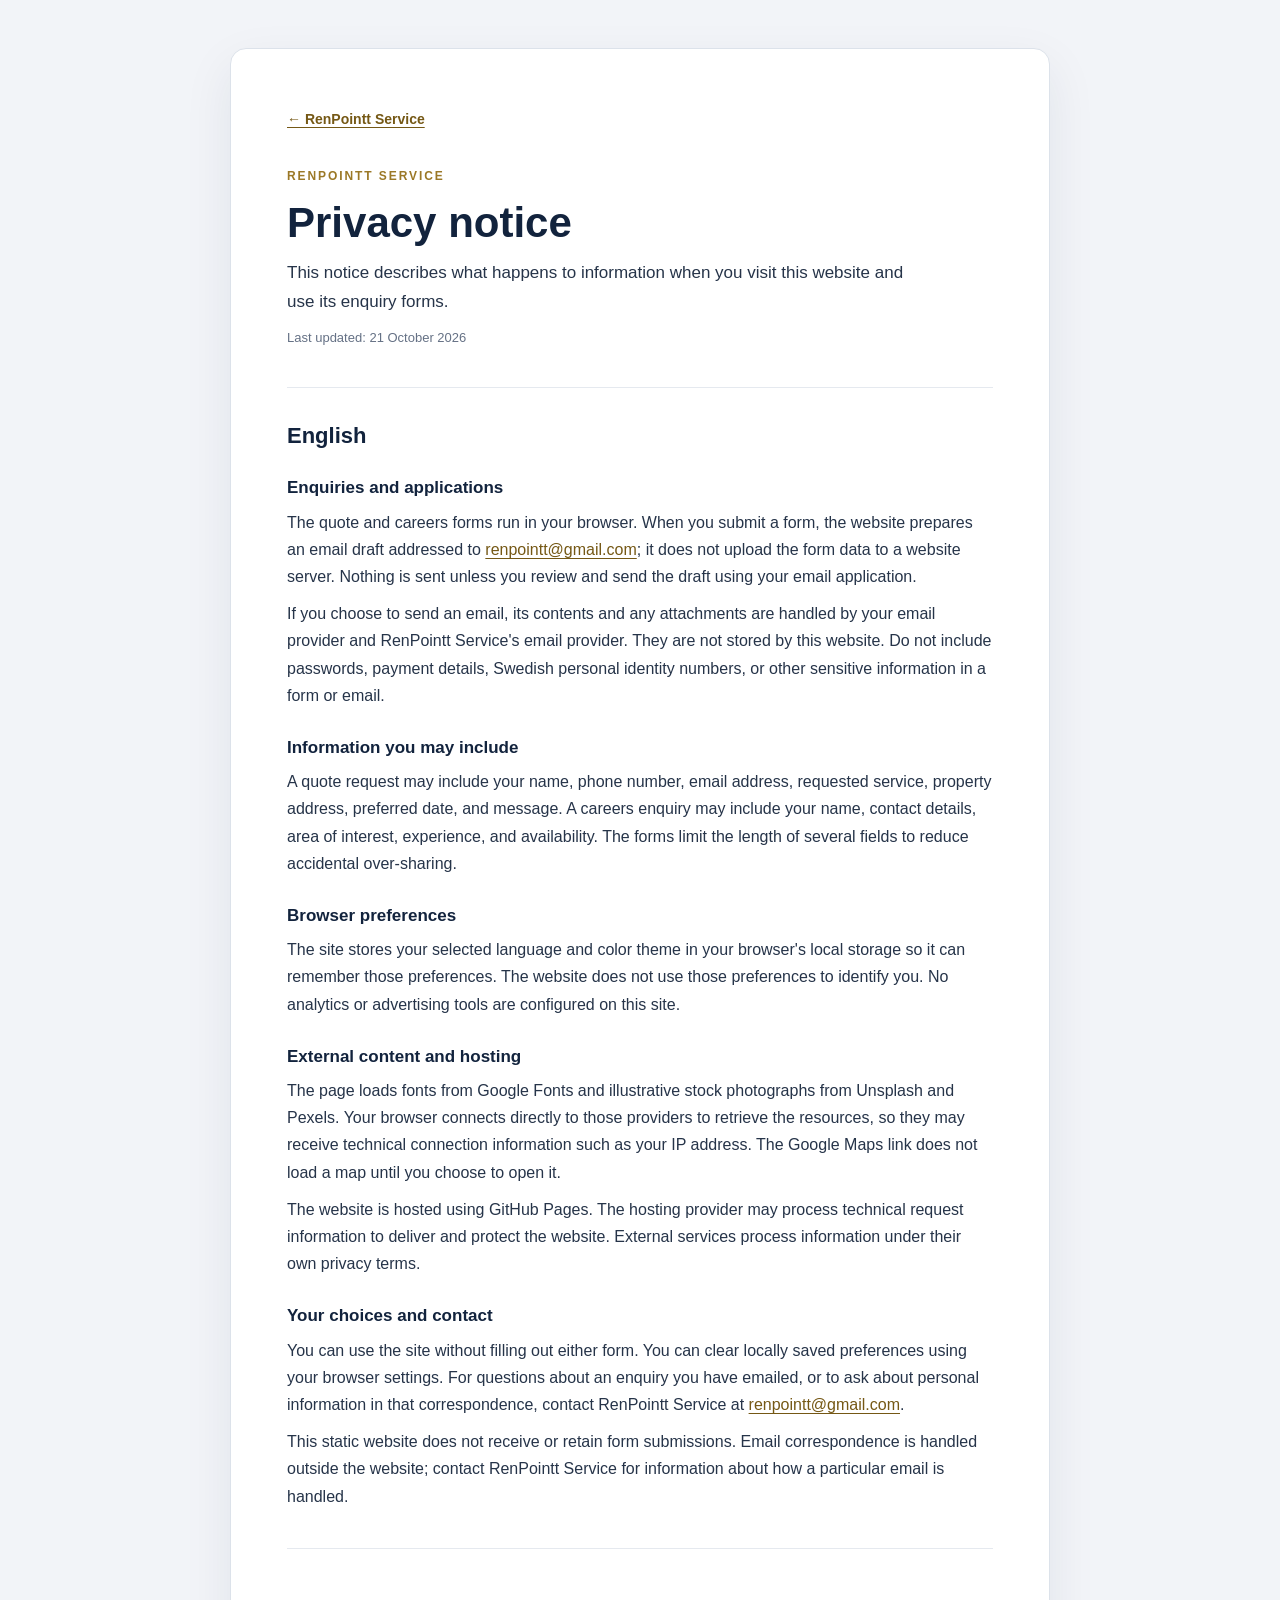
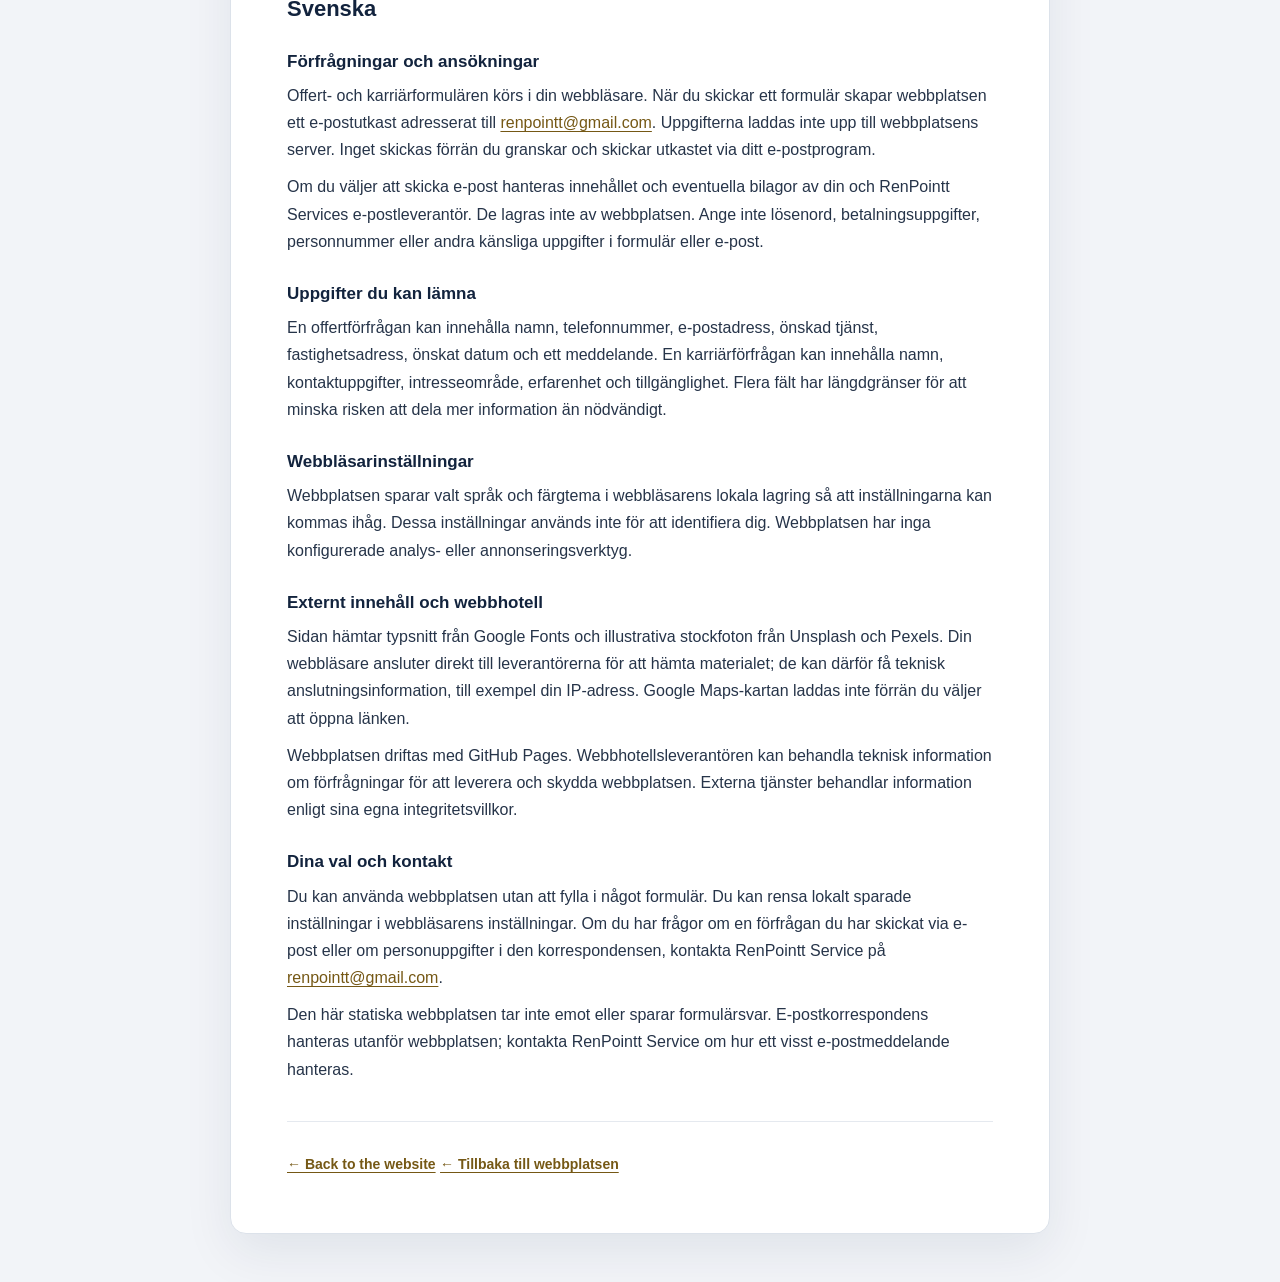
<file: privacy.html>
<!DOCTYPE html>
<html lang="en">
<head>
  <meta charset="UTF-8">
  <meta name="viewport" content="width=device-width, initial-scale=1">
  <meta name="description" content="How the RenPointt Service website handles enquiries, browser preferences and external content.">
  <meta name="robots" content="index, follow">
  <meta name="referrer" content="strict-origin-when-cross-origin">
  <meta http-equiv="Content-Security-Policy" content="default-src 'self'; base-uri 'self'; object-src 'none'; script-src 'none'; style-src 'self'; img-src 'self'; form-action 'self'; upgrade-insecure-requests">
  <link rel="canonical" href="https://www.renpointt.se/privacy.html">
  <link rel="stylesheet" href="privacy.css">
  <title>Privacy notice | RenPointt Service</title>
</head>
<body>
  <main>
    <a class="back-link" href="index.html">← RenPointt Service</a>
    <header>
      <p class="eyebrow">RENPOINTT SERVICE</p>
      <h1>Privacy notice</h1>
      <p class="intro">This notice describes what happens to information when you visit this website and use its enquiry forms.</p>
      <p class="updated">Last updated: 21 October 2026</p>
    </header>

    <section lang="en">
      <h2>English</h2>
      <h3>Enquiries and applications</h3>
      <p>The quote and careers forms run in your browser. When you submit a form, the website prepares an email draft addressed to <a href="mailto:renpointt@gmail.com">renpointt@gmail.com</a>; it does not upload the form data to a website server. Nothing is sent unless you review and send the draft using your email application.</p>
      <p>If you choose to send an email, its contents and any attachments are handled by your email provider and RenPointt Service's email provider. They are not stored by this website. Do not include passwords, payment details, Swedish personal identity numbers, or other sensitive information in a form or email.</p>
      <h3>Information you may include</h3>
      <p>A quote request may include your name, phone number, email address, requested service, property address, preferred date, and message. A careers enquiry may include your name, contact details, area of interest, experience, and availability. The forms limit the length of several fields to reduce accidental over-sharing.</p>
      <h3>Browser preferences</h3>
      <p>The site stores your selected language and color theme in your browser's local storage so it can remember those preferences. The website does not use those preferences to identify you. No analytics or advertising tools are configured on this site.</p>
      <h3>External content and hosting</h3>
      <p>The page loads fonts from Google Fonts and illustrative stock photographs from Unsplash and Pexels. Your browser connects directly to those providers to retrieve the resources, so they may receive technical connection information such as your IP address. The Google Maps link does not load a map until you choose to open it.</p>
      <p>The website is hosted using GitHub Pages. The hosting provider may process technical request information to deliver and protect the website. External services process information under their own privacy terms.</p>
      <h3>Your choices and contact</h3>
      <p>You can use the site without filling out either form. You can clear locally saved preferences using your browser settings. For questions about an enquiry you have emailed, or to ask about personal information in that correspondence, contact RenPointt Service at <a href="mailto:renpointt@gmail.com">renpointt@gmail.com</a>.</p>
      <p>This static website does not receive or retain form submissions. Email correspondence is handled outside the website; contact RenPointt Service for information about how a particular email is handled.</p>
    </section>

    <section lang="sv">
      <h2>Svenska</h2>
      <h3>Förfrågningar och ansökningar</h3>
      <p>Offert- och karriärformulären körs i din webbläsare. När du skickar ett formulär skapar webbplatsen ett e-postutkast adresserat till <a href="mailto:renpointt@gmail.com">renpointt@gmail.com</a>. Uppgifterna laddas inte upp till webbplatsens server. Inget skickas förrän du granskar och skickar utkastet via ditt e-postprogram.</p>
      <p>Om du väljer att skicka e-post hanteras innehållet och eventuella bilagor av din och RenPointt Services e-postleverantör. De lagras inte av webbplatsen. Ange inte lösenord, betalningsuppgifter, personnummer eller andra känsliga uppgifter i formulär eller e-post.</p>
      <h3>Uppgifter du kan lämna</h3>
      <p>En offertförfrågan kan innehålla namn, telefonnummer, e-postadress, önskad tjänst, fastighetsadress, önskat datum och ett meddelande. En karriärförfrågan kan innehålla namn, kontaktuppgifter, intresseområde, erfarenhet och tillgänglighet. Flera fält har längdgränser för att minska risken att dela mer information än nödvändigt.</p>
      <h3>Webbläsarinställningar</h3>
      <p>Webbplatsen sparar valt språk och färgtema i webbläsarens lokala lagring så att inställningarna kan kommas ihåg. Dessa inställningar används inte för att identifiera dig. Webbplatsen har inga konfigurerade analys- eller annonseringsverktyg.</p>
      <h3>Externt innehåll och webbhotell</h3>
      <p>Sidan hämtar typsnitt från Google Fonts och illustrativa stockfoton från Unsplash och Pexels. Din webbläsare ansluter direkt till leverantörerna för att hämta materialet; de kan därför få teknisk anslutningsinformation, till exempel din IP-adress. Google Maps-kartan laddas inte förrän du väljer att öppna länken.</p>
      <p>Webbplatsen driftas med GitHub Pages. Webbhotellsleverantören kan behandla teknisk information om förfrågningar för att leverera och skydda webbplatsen. Externa tjänster behandlar information enligt sina egna integritetsvillkor.</p>
      <h3>Dina val och kontakt</h3>
      <p>Du kan använda webbplatsen utan att fylla i något formulär. Du kan rensa lokalt sparade inställningar i webbläsarens inställningar. Om du har frågor om en förfrågan du har skickat via e-post eller om personuppgifter i den korrespondensen, kontakta RenPointt Service på <a href="mailto:renpointt@gmail.com">renpointt@gmail.com</a>.</p>
      <p>Den här statiska webbplatsen tar inte emot eller sparar formulärsvar. E-postkorrespondens hanteras utanför webbplatsen; kontakta RenPointt Service om hur ett visst e-postmeddelande hanteras.</p>
    </section>

    <footer>
      <a href="index.html" lang="en">← Back to the website</a>
      <a href="index.html" lang="sv">← Tillbaka till webbplatsen</a>
    </footer>
  </main>
</body>
</html>
</file>
<file: privacy.css>
:root {
  color-scheme: light;
  font-family: Inter, Arial, sans-serif;
  color: #263449;
  background: #f2f4f8;
}

* {
  box-sizing: border-box;
}

body {
  margin: 0;
  padding: 48px 20px;
  line-height: 1.7;
}

main {
  max-width: 820px;
  margin: 0 auto;
  padding: clamp(24px, 6vw, 56px);
  border: 1px solid #dce2ea;
  border-radius: 16px;
  background: #fff;
  box-shadow: 0 18px 50px rgba(19, 38, 63, 0.08);
}

a {
  color: #755815;
  text-underline-offset: 3px;
}

.back-link,
footer a {
  font-size: 14px;
  font-weight: 600;
}

header {
  margin: 34px 0;
  padding-bottom: 28px;
  border-bottom: 1px solid #e5e9ef;
}

.eyebrow {
  color: #9b7826;
  font-size: 12px;
  font-weight: 700;
  letter-spacing: 0.16em;
}

h1,
h2,
h3 {
  color: #12233d;
  font-family: Montserrat, Arial, sans-serif;
  line-height: 1.25;
}

h1 {
  margin: 8px 0;
  font-size: clamp(30px, 5vw, 42px);
}

.intro {
  max-width: 620px;
  font-size: 17px;
}

.updated {
  color: #657185;
  font-size: 13px;
}

section {
  padding-bottom: 28px;
  border-bottom: 1px solid #e5e9ef;
}

section + section {
  padding-top: 28px;
}

h2 {
  font-size: 22px;
}

h3 {
  margin: 28px 0 8px;
  font-size: 17px;
}

p {
  margin: 10px 0;
}

footer {
  padding-top: 28px;
}

@media (max-width: 520px) {
  body {
    padding: 16px 10px;
  }
}
</file>
